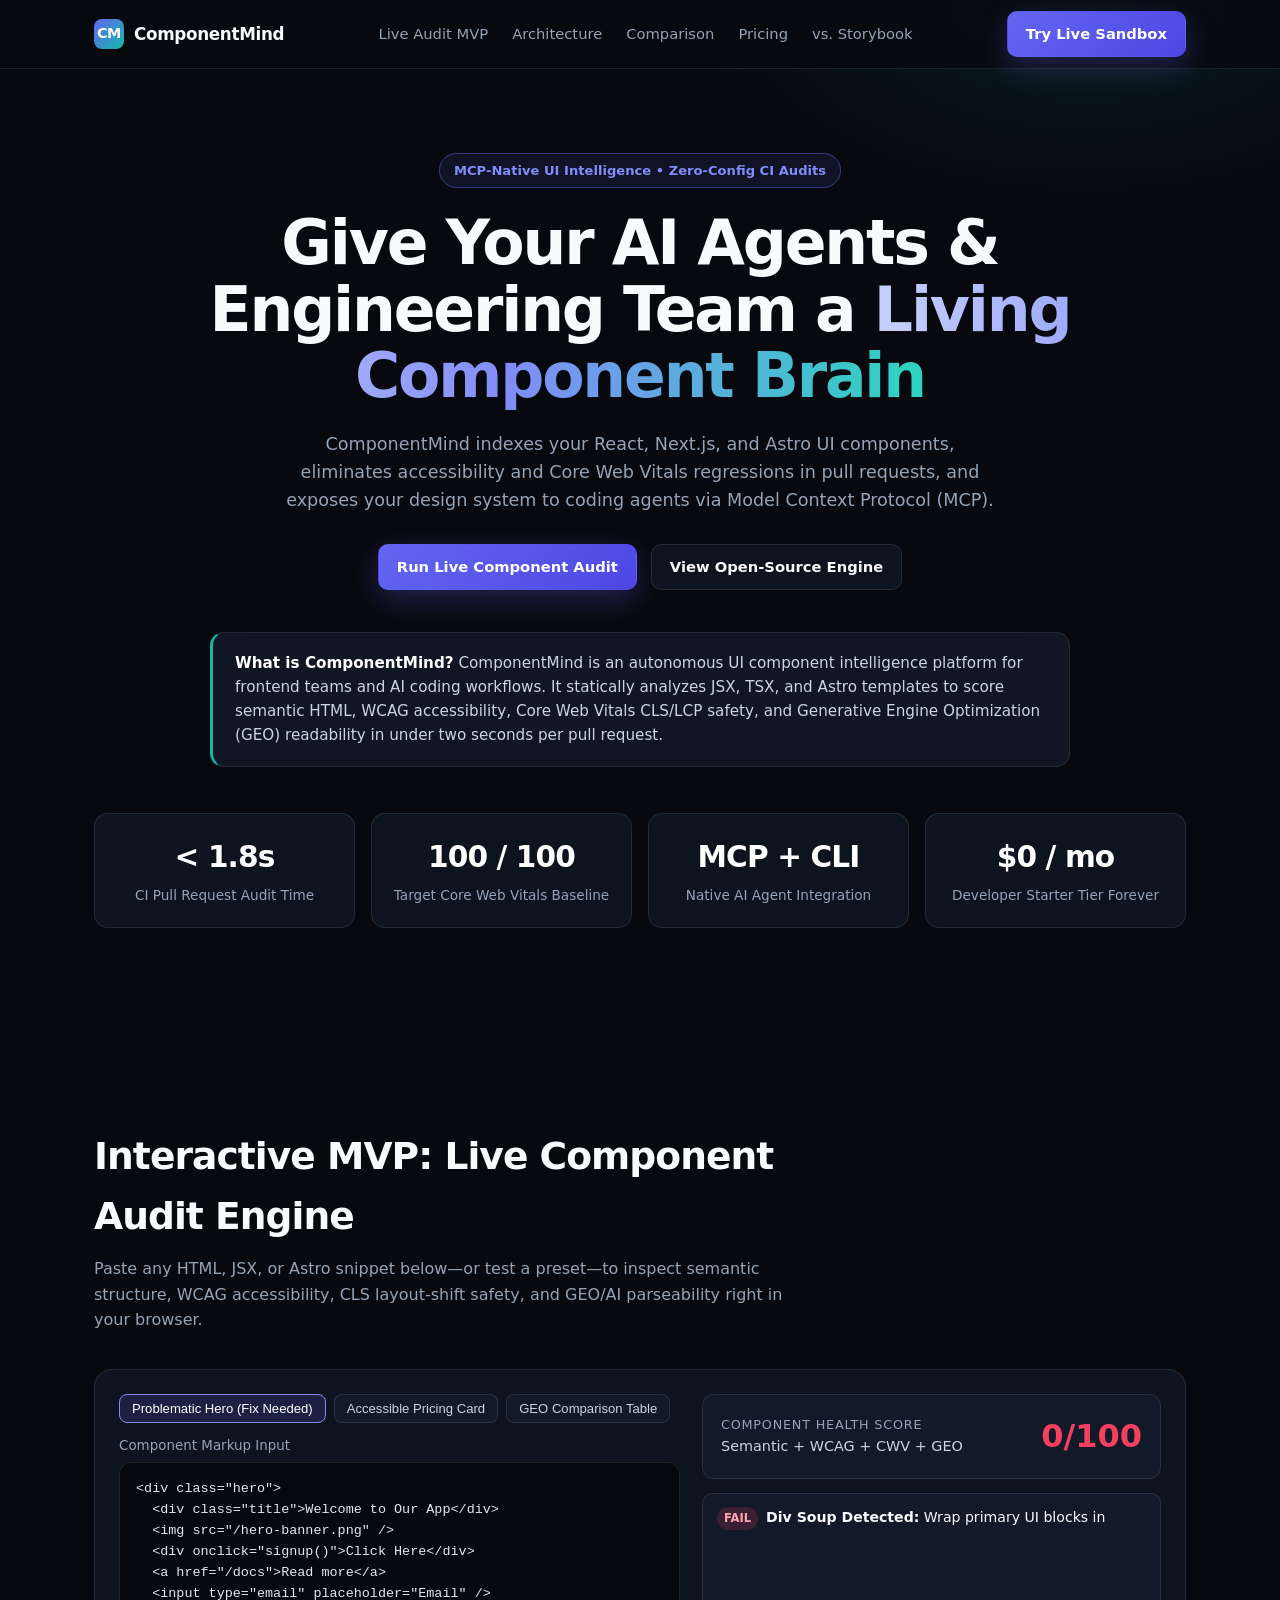
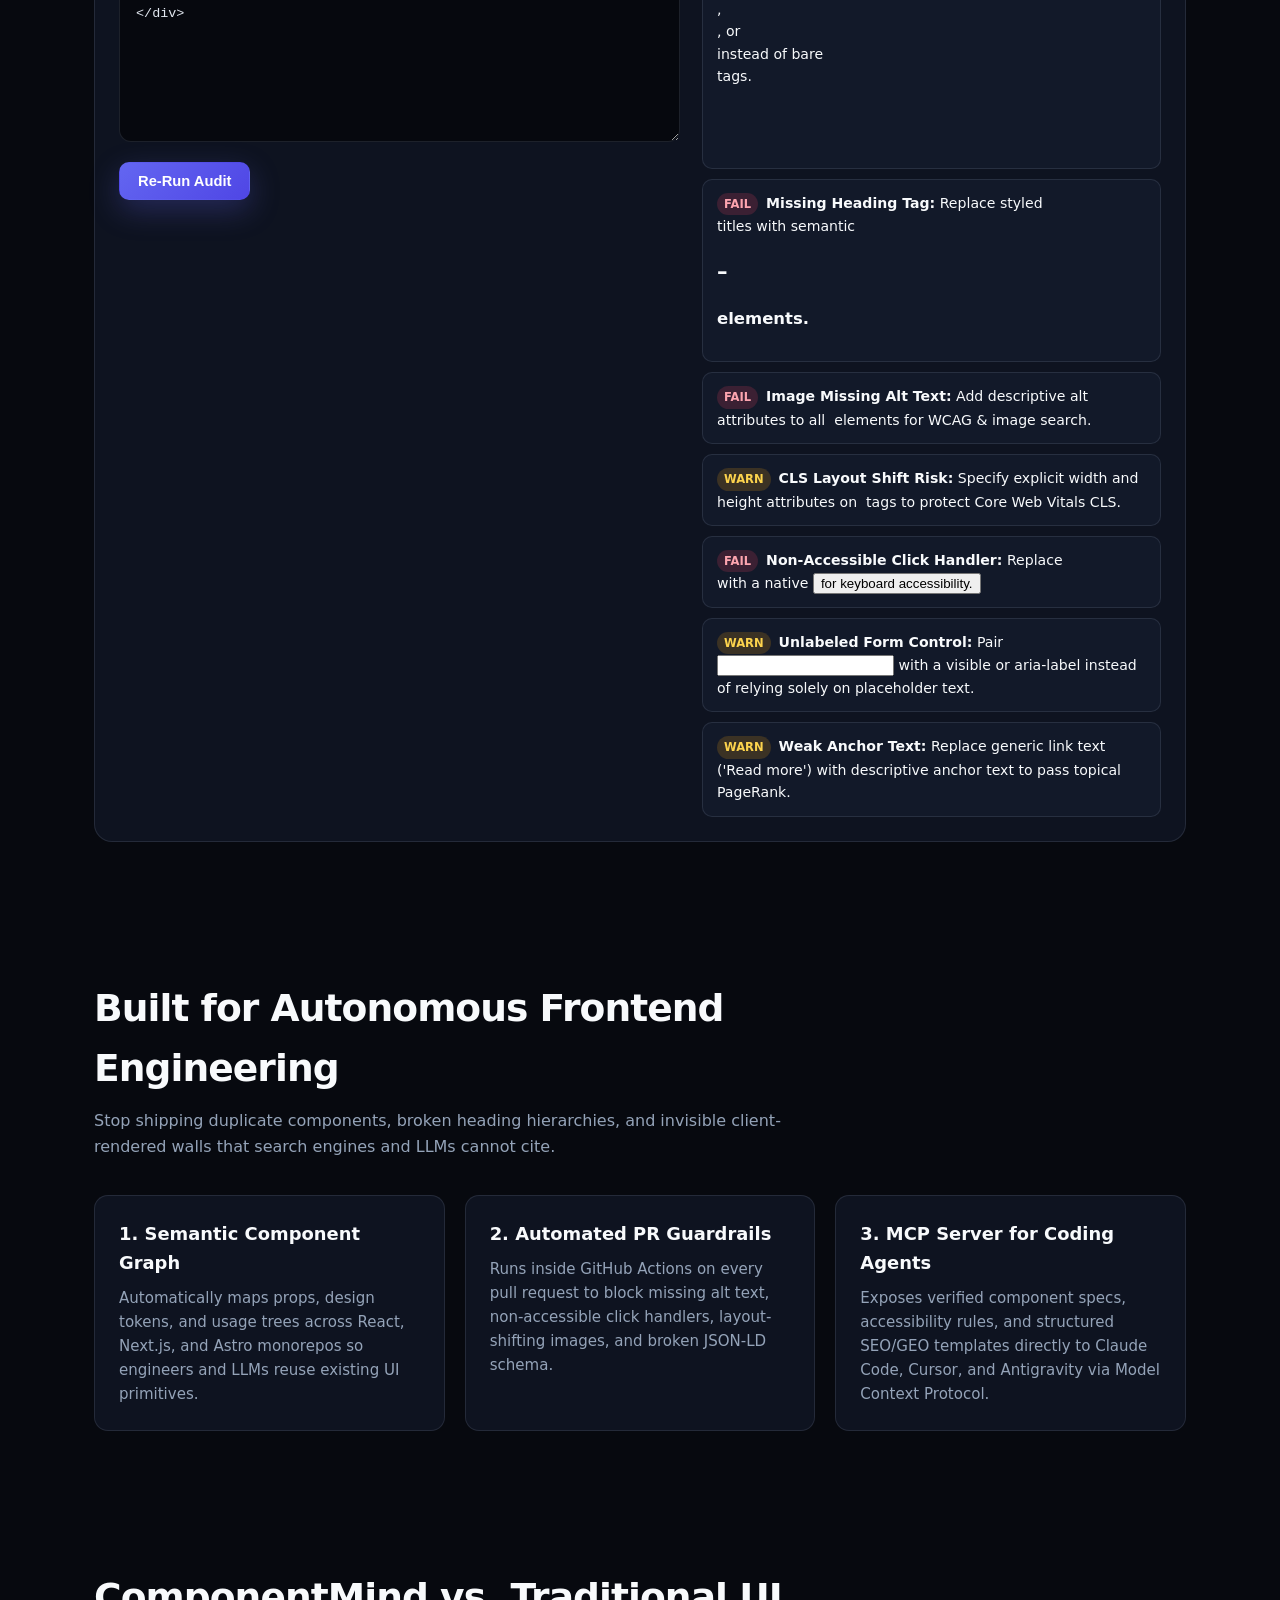
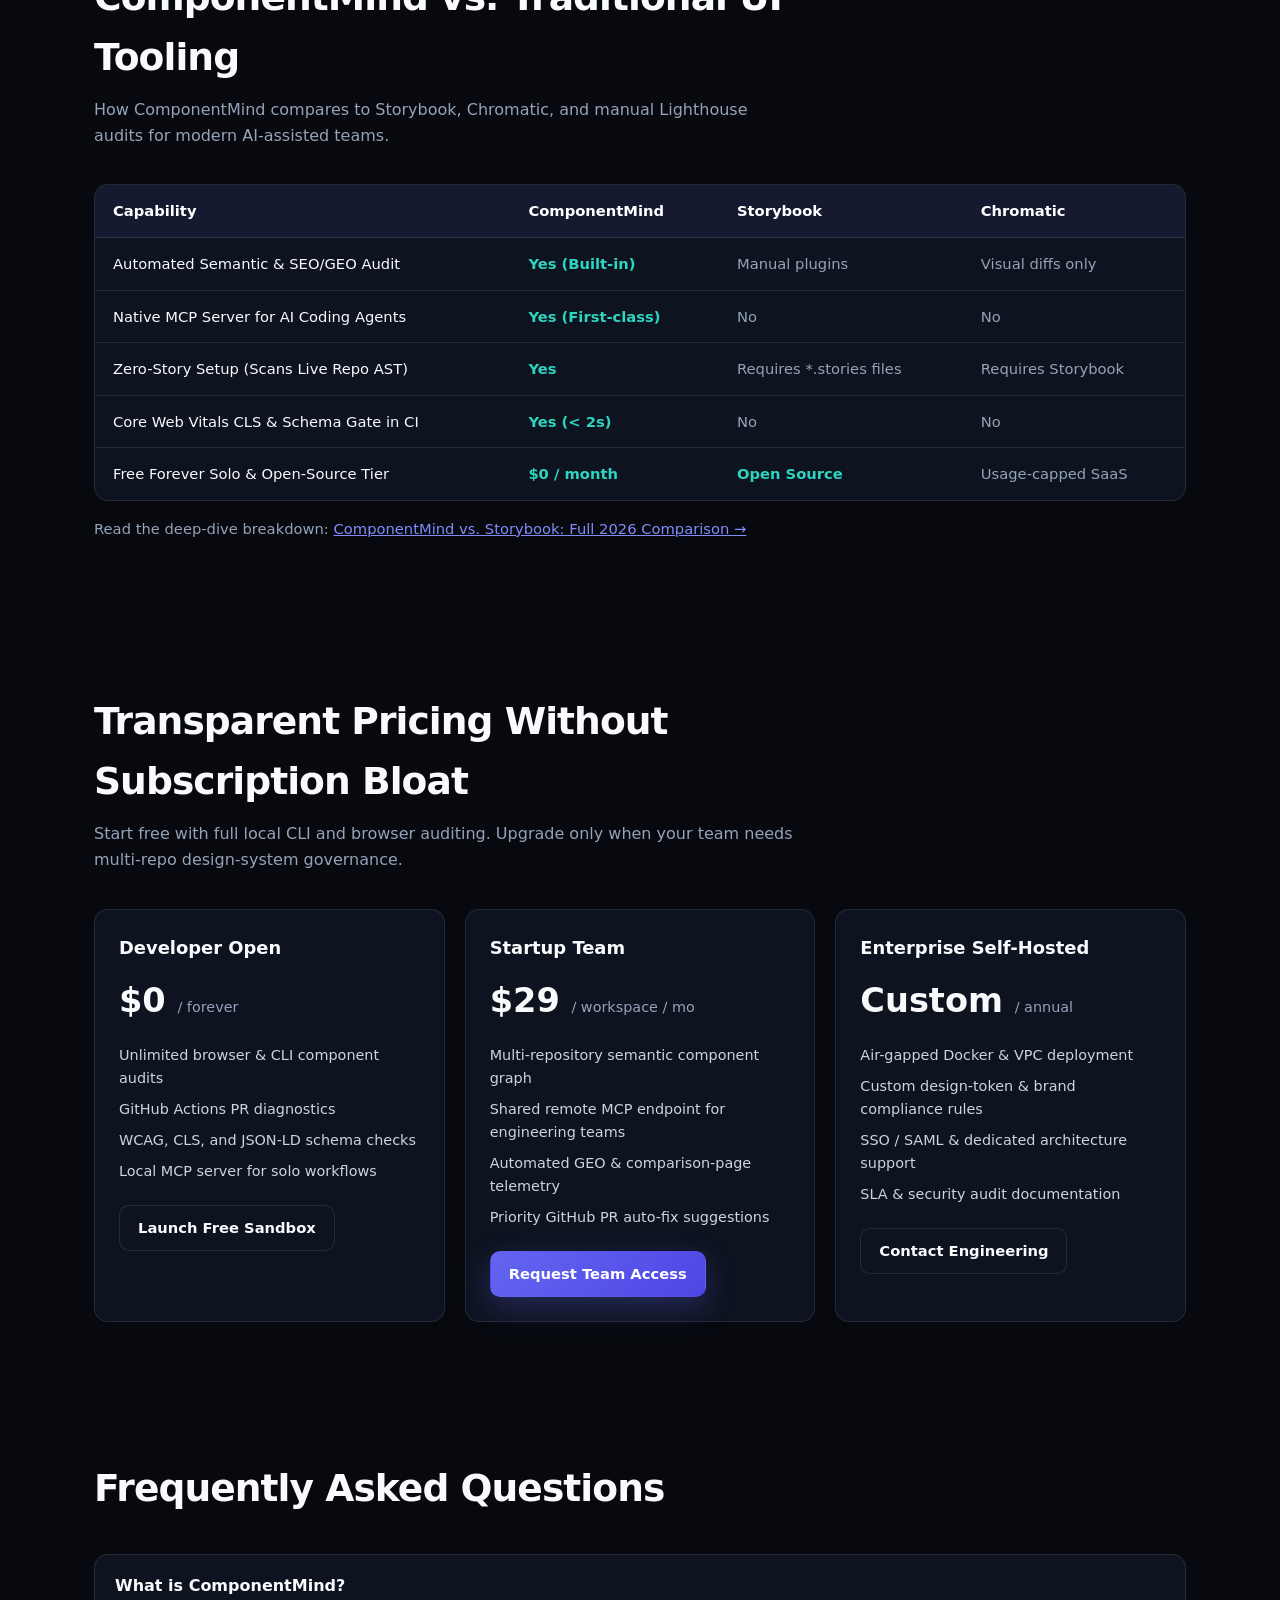
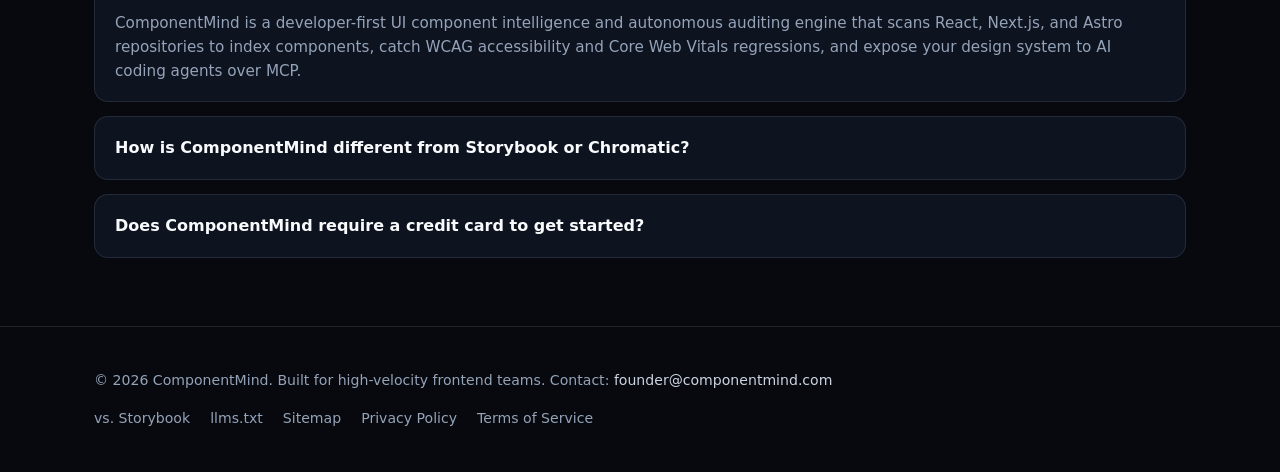
<file: index.html>
<!DOCTYPE html>
<html lang="en">
<head>
  <meta charset="UTF-8" />
  <meta name="viewport" content="width=device-width, initial-scale=1.0" />
  <title>ComponentMind — AI UI Component Intelligence, Accessibility &amp; SEO/GEO Audit Engine</title>
  <meta name="description" content="ComponentMind indexes, audits, and optimizes React, Next.js, and Astro UI components for Core Web Vitals, WCAG accessibility, semantic design tokens, and AI search (GEO) via CLI and MCP." />
  <link rel="canonical" href="https://componentmind.com/" />
  <meta property="og:type" content="website" />
  <meta property="og:title" content="ComponentMind — AI UI Component Intelligence &amp; Autonomous Design-System Engine" />
  <meta property="og:description" content="Audit React, Next.js, and Astro components for Core Web Vitals, accessibility, and AI search readiness via GitHub Actions and MCP." />
  <meta property="og:url" content="https://componentmind.com/" />
  <meta name="twitter:card" content="summary_large_image" />
  <link rel="stylesheet" href="/assets/styles.css" />
  <script type="application/ld+json">
  {
    "@context": "https://schema.org",
    "@graph": [
      {
        "@type": "Organization",
        "name": "ComponentMind",
        "url": "https://componentmind.com/",
        "email": "founder@componentmind.com",
        "sameAs": [
          "https://github.com/vinaynkashyap/componentmind"
        ]
      },
      {
        "@type": "WebSite",
        "name": "ComponentMind",
        "url": "https://componentmind.com/"
      },
      {
        "@type": "SoftwareApplication",
        "name": "ComponentMind",
        "applicationCategory": "DeveloperApplication",
        "operatingSystem": "Web, Linux, macOS, Windows",
        "url": "https://componentmind.com/",
        "description": "AI-powered UI component intelligence platform that indexes React, Next.js, and Astro design systems, detects Core Web Vitals and accessibility regressions, and integrates natively via Model Context Protocol (MCP).",
        "offers": {
          "@type": "Offer",
          "price": "0",
          "priceCurrency": "USD"
        }
      },
      {
        "@type": "FAQPage",
        "mainEntity": [
          {
            "@type": "Question",
            "name": "What is ComponentMind?",
            "acceptedAnswer": {
              "@type": "Answer",
              "text": "ComponentMind is a developer-first UI component intelligence and autonomous auditing engine. It scans React, Next.js, and Astro repositories to index reusable components, flag WCAG accessibility and Core Web Vitals regressions, and expose your live design system to AI coding agents over MCP."
            }
          },
          {
            "@type": "Question",
            "name": "How is ComponentMind different from Storybook or Chromatic?",
            "acceptedAnswer": {
              "@type": "Answer",
              "text": "Storybook focuses on manual isolated component previews and Chromatic focuses on paid visual snapshot testing. ComponentMind analyzes semantic HTML, Core Web Vitals impact, token drift, and AI search (GEO) structure directly inside CI pull requests and exposes a live MCP server so coding agents reuse your exact components."
            }
          },
          {
            "@type": "Question",
            "name": "Does ComponentMind require a monthly subscription to start?",
            "acceptedAnswer": {
              "@type": "Answer",
              "text": "No. ComponentMind offers a Free Forever developer tier with local CLI auditing, browser sandbox checks, and GitHub Actions PR diagnostics."
            }
          }
        ]
      }
    ]
  }
  </script>
</head>
<body>
  <header class="site-header">
    <div class="container nav-inner">
      <a class="brand" href="/">
        <span class="brand-mark" aria-hidden="true">CM</span>
        <span>ComponentMind</span>
      </a>
      <nav class="nav-links" aria-label="Primary navigation">
        <a href="#sandbox">Live Audit MVP</a>
        <a href="#features">Architecture</a>
        <a href="#compare">Comparison</a>
        <a href="#pricing">Pricing</a>
        <a href="/compare/componentmind-vs-storybook.html">vs. Storybook</a>
      </nav>
      <a class="btn btn-primary" href="#sandbox">Try Live Sandbox</a>
    </div>
  </header>

  <main>
    <section class="hero">
      <div class="container">
        <div class="eyebrow">MCP-Native UI Intelligence &bull; Zero-Config CI Audits</div>
        <h1>Give Your AI Agents &amp; Engineering Team a <span class="gradient-text">Living Component Brain</span></h1>
        <p class="hero-summary">
          ComponentMind indexes your React, Next.js, and Astro UI components, eliminates accessibility and Core Web Vitals regressions in pull requests, and exposes your design system to coding agents via Model Context Protocol (MCP).
        </p>
        <div class="hero-actions">
          <a class="btn btn-primary" href="#sandbox">Run Live Component Audit</a>
          <a class="btn btn-secondary" href="https://github.com/vinaynkashyap/componentmind" rel="noopener">View Open-Source Engine</a>
        </div>

        <div class="direct-answer-box" role="region" aria-label="Product definition">
          <strong>What is ComponentMind?</strong> ComponentMind is an autonomous UI component intelligence platform for frontend teams and AI coding workflows. It statically analyzes JSX, TSX, and Astro templates to score semantic HTML, WCAG accessibility, Core Web Vitals CLS/LCP safety, and Generative Engine Optimization (GEO) readability in under two seconds per pull request.
        </div>

        <div class="metrics" aria-label="Key platform benchmarks">
          <div class="metric-card">
            <div class="metric-value">&lt; 1.8s</div>
            <div class="metric-label">CI Pull Request Audit Time</div>
          </div>
          <div class="metric-card">
            <div class="metric-value">100 / 100</div>
            <div class="metric-label">Target Core Web Vitals Baseline</div>
          </div>
          <div class="metric-card">
            <div class="metric-value">MCP + CLI</div>
            <div class="metric-label">Native AI Agent Integration</div>
          </div>
          <div class="metric-card">
            <div class="metric-value">$0 / mo</div>
            <div class="metric-label">Developer Starter Tier Forever</div>
          </div>
        </div>
      </div>
    </section>

    <section id="sandbox">
      <div class="container">
        <div class="section-header">
          <h2>Interactive MVP: Live Component Audit Engine</h2>
          <p>Paste any HTML, JSX, or Astro snippet below—or test a preset—to inspect semantic structure, WCAG accessibility, CLS layout-shift safety, and GEO/AI parseability right in your browser.</p>
        </div>

        <div class="sandbox-shell">
          <div>
            <div class="preset-row" role="group" aria-label="Component presets">
              <button type="button" class="preset-btn active" data-preset="noisy">Problematic Hero (Fix Needed)</button>
              <button type="button" class="preset-btn" data-preset="pricing">Accessible Pricing Card</button>
              <button type="button" class="preset-btn" data-preset="datatable">GEO Comparison Table</button>
            </div>
            <label for="component-code" style="display:block;font-size:0.84rem;color:#94a3b8;margin-bottom:6px;">Component Markup Input</label>
            <textarea id="component-code" class="code-input" spellcheck="false"></textarea>
            <div style="margin-top:12px;">
              <button type="button" id="run-audit-btn" class="btn btn-primary">Re-Run Audit</button>
            </div>
          </div>

          <div class="audit-panel" aria-live="polite">
            <div class="score-banner">
              <div>
                <div style="font-size:0.8rem;color:#94a3b8;text-transform:uppercase;letter-spacing:0.06em;">Component Health Score</div>
                <div style="font-size:0.9rem;color:#cbd5e1;">Semantic + WCAG + CWV + GEO</div>
              </div>
              <div id="audit-score" class="score-pill">--/100</div>
            </div>
            <ul id="audit-results" class="audit-list"></ul>
          </div>
        </div>
      </div>
    </section>

    <section id="features">
      <div class="container">
        <div class="section-header">
          <h2>Built for Autonomous Frontend Engineering</h2>
          <p>Stop shipping duplicate components, broken heading hierarchies, and invisible client-rendered walls that search engines and LLMs cannot cite.</p>
        </div>
        <div class="grid-3">
          <article class="card">
            <h3>1. Semantic Component Graph</h3>
            <p>Automatically maps props, design tokens, and usage trees across React, Next.js, and Astro monorepos so engineers and LLMs reuse existing UI primitives.</p>
          </article>
          <article class="card">
            <h3>2. Automated PR Guardrails</h3>
            <p>Runs inside GitHub Actions on every pull request to block missing alt text, non-accessible click handlers, layout-shifting images, and broken JSON-LD schema.</p>
          </article>
          <article class="card">
            <h3>3. MCP Server for Coding Agents</h3>
            <p>Exposes verified component specs, accessibility rules, and structured SEO/GEO templates directly to Claude Code, Cursor, and Antigravity via Model Context Protocol.</p>
          </article>
        </div>
      </div>
    </section>

    <section id="compare">
      <div class="container">
        <div class="section-header">
          <h2>ComponentMind vs. Traditional UI Tooling</h2>
          <p>How ComponentMind compares to Storybook, Chromatic, and manual Lighthouse audits for modern AI-assisted teams.</p>
        </div>
        <div class="table-wrap">
          <table>
            <thead>
              <tr>
                <th scope="col">Capability</th>
                <th scope="col">ComponentMind</th>
                <th scope="col">Storybook</th>
                <th scope="col">Chromatic</th>
              </tr>
            </thead>
            <tbody>
              <tr>
                <td>Automated Semantic &amp; SEO/GEO Audit</td>
                <td class="check">Yes (Built-in)</td>
                <td class="cross">Manual plugins</td>
                <td class="cross">Visual diffs only</td>
              </tr>
              <tr>
                <td>Native MCP Server for AI Coding Agents</td>
                <td class="check">Yes (First-class)</td>
                <td class="cross">No</td>
                <td class="cross">No</td>
              </tr>
              <tr>
                <td>Zero-Story Setup (Scans Live Repo AST)</td>
                <td class="check">Yes</td>
                <td class="cross">Requires *.stories files</td>
                <td class="cross">Requires Storybook</td>
              </tr>
              <tr>
                <td>Core Web Vitals CLS &amp; Schema Gate in CI</td>
                <td class="check">Yes (&lt; 2s)</td>
                <td class="cross">No</td>
                <td class="cross">No</td>
              </tr>
              <tr>
                <td>Free Forever Solo &amp; Open-Source Tier</td>
                <td class="check">$0 / month</td>
                <td class="check">Open Source</td>
                <td class="cross">Usage-capped SaaS</td>
              </tr>
            </tbody>
          </table>
        </div>
        <p style="margin-top:16px;font-size:0.92rem;color:#94a3b8;">
          Read the deep-dive breakdown: <a href="/compare/componentmind-vs-storybook.html" style="color:#818cf8;text-decoration:underline;">ComponentMind vs. Storybook: Full 2026 Comparison &rarr;</a>
        </p>
      </div>
    </section>

    <section id="pricing">
      <div class="container">
        <div class="section-header">
          <h2>Transparent Pricing Without Subscription Bloat</h2>
          <p>Start free with full local CLI and browser auditing. Upgrade only when your team needs multi-repo design-system governance.</p>
        </div>
        <div class="grid-3">
          <article class="card">
            <h3>Developer Open</h3>
            <div class="price">$0 <span>/ forever</span></div>
            <ul class="feature-list">
              <li>Unlimited browser &amp; CLI component audits</li>
              <li>GitHub Actions PR diagnostics</li>
              <li>WCAG, CLS, and JSON-LD schema checks</li>
              <li>Local MCP server for solo workflows</li>
            </ul>
            <a class="btn btn-secondary" href="#sandbox">Launch Free Sandbox</a>
          </article>
          <article class="card featured">
            <h3>Startup Team</h3>
            <div class="price">$29 <span>/ workspace / mo</span></div>
            <ul class="feature-list">
              <li>Multi-repository semantic component graph</li>
              <li>Shared remote MCP endpoint for engineering teams</li>
              <li>Automated GEO &amp; comparison-page telemetry</li>
              <li>Priority GitHub PR auto-fix suggestions</li>
            </ul>
            <a class="btn btn-primary" href="mailto:founder@componentmind.com?subject=ComponentMind%20Startup%20Access">Request Team Access</a>
          </article>
          <article class="card">
            <h3>Enterprise Self-Hosted</h3>
            <div class="price">Custom <span>/ annual</span></div>
            <ul class="feature-list">
              <li>Air-gapped Docker &amp; VPC deployment</li>
              <li>Custom design-token &amp; brand compliance rules</li>
              <li>SSO / SAML &amp; dedicated architecture support</li>
              <li>SLA &amp; security audit documentation</li>
            </ul>
            <a class="btn btn-secondary" href="mailto:founder@componentmind.com?subject=ComponentMind%20Enterprise">Contact Engineering</a>
          </article>
        </div>
      </div>
    </section>

    <section id="faq">
      <div class="container">
        <div class="section-header">
          <h2>Frequently Asked Questions</h2>
        </div>
        <div class="faq-list">
          <details open>
            <summary>What is ComponentMind?</summary>
            <p>ComponentMind is a developer-first UI component intelligence and autonomous auditing engine that scans React, Next.js, and Astro repositories to index components, catch WCAG accessibility and Core Web Vitals regressions, and expose your design system to AI coding agents over MCP.</p>
          </details>
          <details>
            <summary>How is ComponentMind different from Storybook or Chromatic?</summary>
            <p>Storybook focuses on manual isolated component previews and Chromatic focuses on visual snapshot testing. ComponentMind requires zero story boilerplate, runs static semantic + CWV + GEO audits inside CI in under two seconds, and gives coding agents live MCP access to your component graph.</p>
          </details>
          <details>
            <summary>Does ComponentMind require a credit card to get started?</summary>
            <p>No. The Developer Open tier is free forever with no credit card required.</p>
          </details>
        </div>
      </div>
    </section>
  </main>

  <footer class="site-footer">
    <div class="container footer-inner">
      <div>&copy; 2026 ComponentMind. Built for high-velocity frontend teams. Contact: <a href="mailto:founder@componentmind.com" style="color:#cbd5e1;">founder@componentmind.com</a></div>
      <div class="footer-links">
        <a href="/compare/componentmind-vs-storybook.html">vs. Storybook</a>
        <a href="/llms.txt">llms.txt</a>
        <a href="/sitemap.xml">Sitemap</a>
        <a href="/privacy.html">Privacy Policy</a>
        <a href="/terms.html">Terms of Service</a>
      </div>
    </div>
  </footer>

  <script src="/assets/app.js" defer></script>
</body>
</html>
</file>
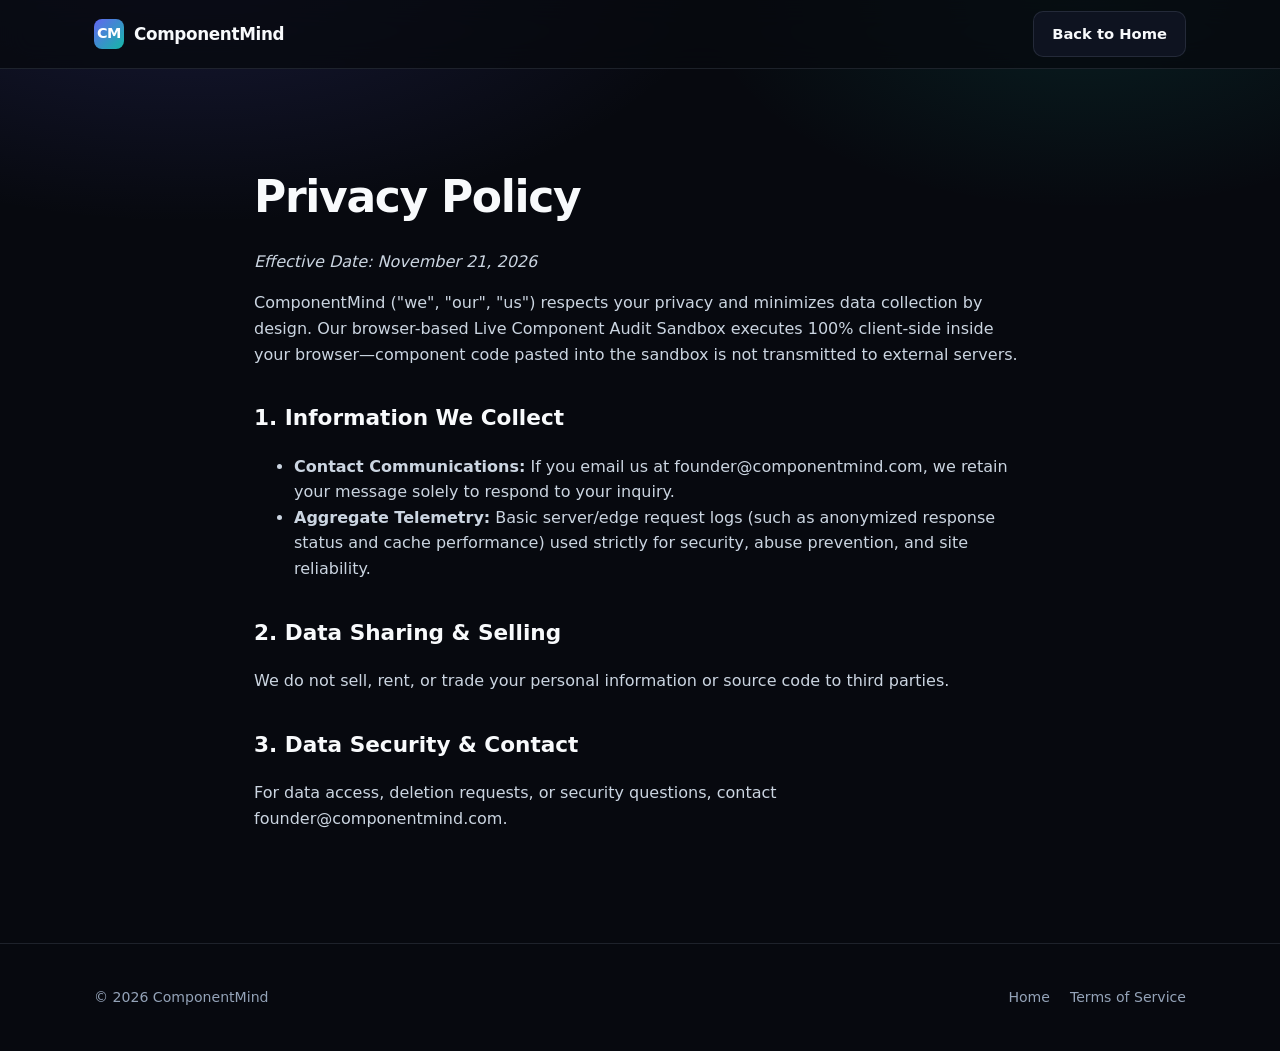
<file: privacy.html>
<!DOCTYPE html>
<html lang="en">
<head>
  <meta charset="UTF-8" />
  <meta name="viewport" content="width=device-width, initial-scale=1.0" />
  <title>Privacy Policy — ComponentMind</title>
  <link rel="canonical" href="https://componentmind.com/privacy.html" />
  <link rel="stylesheet" href="/assets/styles.css" />
</head>
<body>
  <header class="site-header">
    <div class="container nav-inner">
      <a class="brand" href="/"><span class="brand-mark" aria-hidden="true">CM</span><span>ComponentMind</span></a>
      <a class="btn btn-secondary" href="/">Back to Home</a>
    </div>
  </header>
  <main class="prose">
    <h1>Privacy Policy</h1>
    <p><em>Effective Date: November 21, 2026</em></p>
    <p>ComponentMind ("we", "our", "us") respects your privacy and minimizes data collection by design. Our browser-based Live Component Audit Sandbox executes 100% client-side inside your browser—component code pasted into the sandbox is not transmitted to external servers.</p>
    <h2>1. Information We Collect</h2>
    <ul>
      <li><strong>Contact Communications:</strong> If you email us at <a href="mailto:founder@componentmind.com">founder@componentmind.com</a>, we retain your message solely to respond to your inquiry.</li>
      <li><strong>Aggregate Telemetry:</strong> Basic server/edge request logs (such as anonymized response status and cache performance) used strictly for security, abuse prevention, and site reliability.</li>
    </ul>
    <h2>2. Data Sharing &amp; Selling</h2>
    <p>We do not sell, rent, or trade your personal information or source code to third parties.</p>
    <h2>3. Data Security &amp; Contact</h2>
    <p>For data access, deletion requests, or security questions, contact <a href="mailto:founder@componentmind.com">founder@componentmind.com</a>.</p>
  </main>
  <footer class="site-footer">
    <div class="container footer-inner">
      <div>&copy; 2026 ComponentMind</div>
      <div class="footer-links"><a href="/">Home</a><a href="/terms.html">Terms of Service</a></div>
    </div>
  </footer>
</body>
</html>
</file>
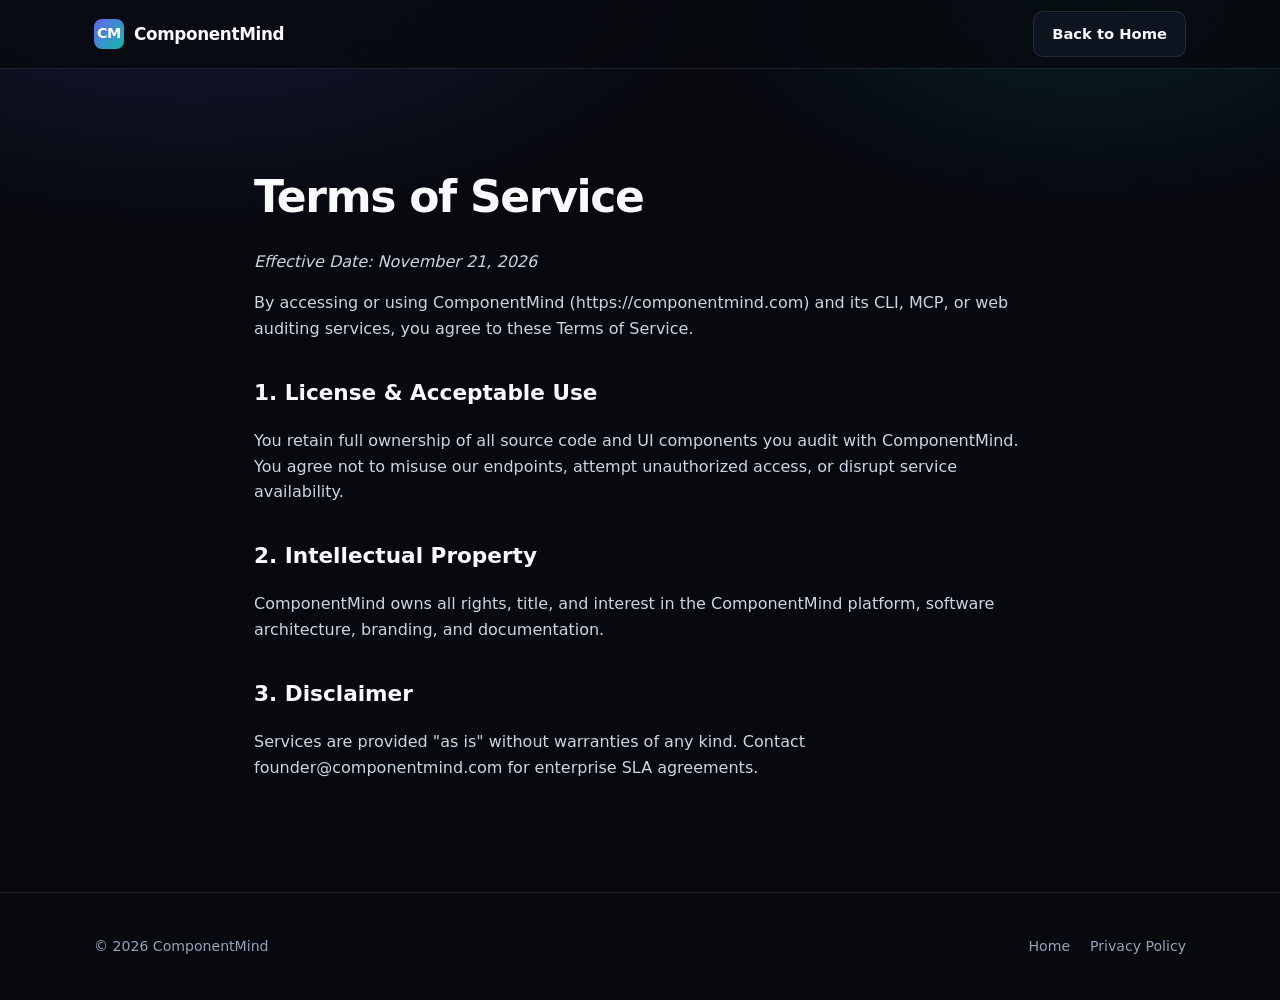
<file: terms.html>
<!DOCTYPE html>
<html lang="en">
<head>
  <meta charset="UTF-8" />
  <meta name="viewport" content="width=device-width, initial-scale=1.0" />
  <title>Terms of Service — ComponentMind</title>
  <link rel="canonical" href="https://componentmind.com/terms.html" />
  <link rel="stylesheet" href="/assets/styles.css" />
</head>
<body>
  <header class="site-header">
    <div class="container nav-inner">
      <a class="brand" href="/"><span class="brand-mark" aria-hidden="true">CM</span><span>ComponentMind</span></a>
      <a class="btn btn-secondary" href="/">Back to Home</a>
    </div>
  </header>
  <main class="prose">
    <h1>Terms of Service</h1>
    <p><em>Effective Date: November 21, 2026</em></p>
    <p>By accessing or using ComponentMind (https://componentmind.com) and its CLI, MCP, or web auditing services, you agree to these Terms of Service.</p>
    <h2>1. License &amp; Acceptable Use</h2>
    <p>You retain full ownership of all source code and UI components you audit with ComponentMind. You agree not to misuse our endpoints, attempt unauthorized access, or disrupt service availability.</p>
    <h2>2. Intellectual Property</h2>
    <p>ComponentMind owns all rights, title, and interest in the ComponentMind platform, software architecture, branding, and documentation.</p>
    <h2>3. Disclaimer</h2>
    <p>Services are provided "as is" without warranties of any kind. Contact <a href="mailto:founder@componentmind.com">founder@componentmind.com</a> for enterprise SLA agreements.</p>
  </main>
  <footer class="site-footer">
    <div class="container footer-inner">
      <div>&copy; 2026 ComponentMind</div>
      <div class="footer-links"><a href="/">Home</a><a href="/privacy.html">Privacy Policy</a></div>
    </div>
  </footer>
</body>
</html>
</file>
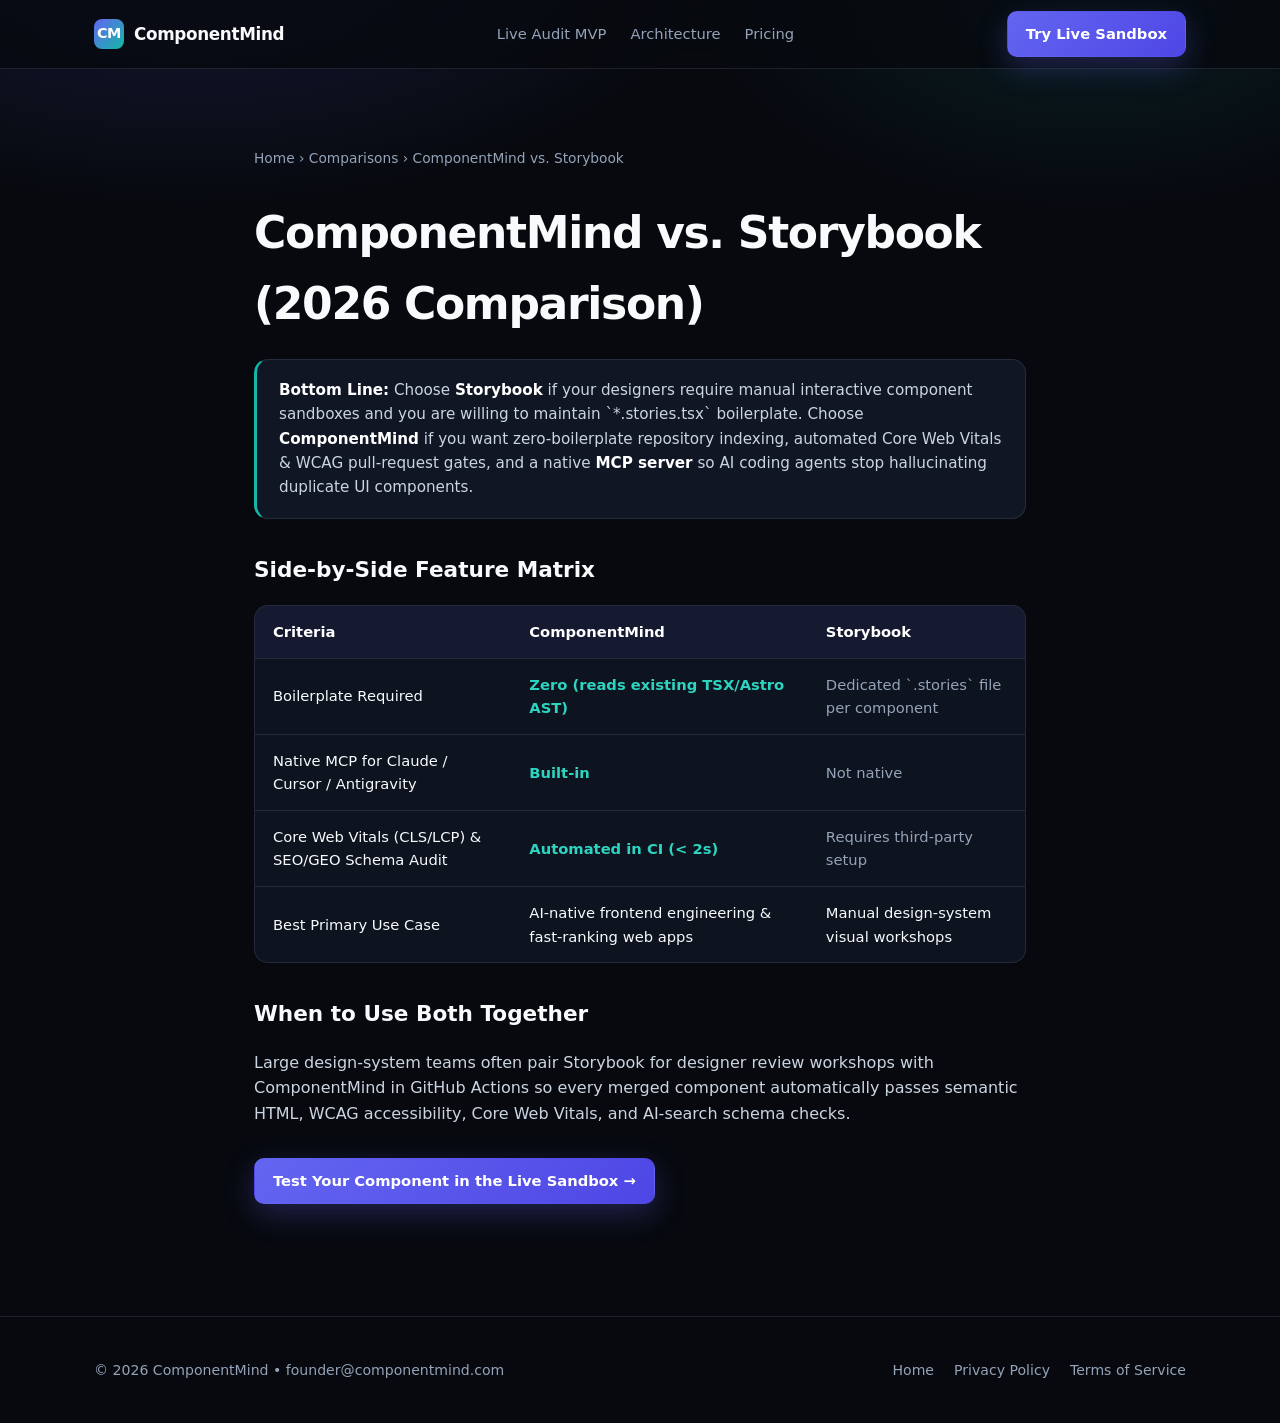
<file: compare/componentmind-vs-storybook.html>
<!DOCTYPE html>
<html lang="en">
<head>
  <meta charset="UTF-8" />
  <meta name="viewport" content="width=device-width, initial-scale=1.0" />
  <title>ComponentMind vs. Storybook (2026) — Which UI Component Platform Wins for AI Teams?</title>
  <meta name="description" content="Direct 2026 comparison of ComponentMind vs. Storybook across setup time, MCP AI agent support, Core Web Vitals auditing, SEO/GEO readiness, and total cost." />
  <link rel="canonical" href="https://componentmind.com/compare/componentmind-vs-storybook.html" />
  <link rel="stylesheet" href="/assets/styles.css" />
  <script type="application/ld+json">
  {
    "@context": "https://schema.org",
    "@graph": [
      {
        "@type": "BreadcrumbList",
        "itemListElement": [
          { "@type": "ListItem", "position": 1, "name": "Home", "item": "https://componentmind.com/" },
          { "@type": "ListItem", "position": 2, "name": "Comparisons", "item": "https://componentmind.com/#compare" },
          { "@type": "ListItem", "position": 3, "name": "ComponentMind vs. Storybook", "item": "https://componentmind.com/compare/componentmind-vs-storybook.html" }
        ]
      },
      {
        "@type": "FAQPage",
        "mainEntity": [
          {
            "@type": "Question",
            "name": "Can ComponentMind replace Storybook?",
            "acceptedAnswer": {
              "@type": "Answer",
              "text": "ComponentMind replaces Storybook for teams that primarily need automated component indexing, AI agent discovery via MCP, and pull-request accessibility/Core Web Vitals checks without maintaining separate story files. Teams needing interactive visual workshops can also run both side-by-side."
            }
          }
        ]
      }
    ]
  }
  </script>
</head>
<body>
  <header class="site-header">
    <div class="container nav-inner">
      <a class="brand" href="/">
        <span class="brand-mark" aria-hidden="true">CM</span>
        <span>ComponentMind</span>
      </a>
      <nav class="nav-links" aria-label="Primary navigation">
        <a href="/#sandbox">Live Audit MVP</a>
        <a href="/#features">Architecture</a>
        <a href="/#pricing">Pricing</a>
      </nav>
      <a class="btn btn-primary" href="/#sandbox">Try Live Sandbox</a>
    </div>
  </header>

  <main class="prose">
    <p style="font-size:0.86rem;color:#94a3b8;"><a href="/">Home</a> &rsaquo; Comparisons &rsaquo; ComponentMind vs. Storybook</p>
    <h1>ComponentMind vs. Storybook (2026 Comparison)</h1>
    <div class="direct-answer-box" style="margin:20px 0 28px;">
      <strong>Bottom Line:</strong> Choose <strong>Storybook</strong> if your designers require manual interactive component sandboxes and you are willing to maintain `*.stories.tsx` boilerplate. Choose <strong>ComponentMind</strong> if you want zero-boilerplate repository indexing, automated Core Web Vitals &amp; WCAG pull-request gates, and a native <strong>MCP server</strong> so AI coding agents stop hallucinating duplicate UI components.
    </div>

    <h2>Side-by-Side Feature Matrix</h2>
    <div class="table-wrap" style="margin:18px 0 28px;">
      <table>
        <thead>
          <tr>
            <th scope="col">Criteria</th>
            <th scope="col">ComponentMind</th>
            <th scope="col">Storybook</th>
          </tr>
        </thead>
        <tbody>
          <tr>
            <td>Boilerplate Required</td>
            <td class="check">Zero (reads existing TSX/Astro AST)</td>
            <td class="cross">Dedicated `.stories` file per component</td>
          </tr>
          <tr>
            <td>Native MCP for Claude / Cursor / Antigravity</td>
            <td class="check">Built-in</td>
            <td class="cross">Not native</td>
          </tr>
          <tr>
            <td>Core Web Vitals (CLS/LCP) &amp; SEO/GEO Schema Audit</td>
            <td class="check">Automated in CI (&lt; 2s)</td>
            <td class="cross">Requires third-party setup</td>
          </tr>
          <tr>
            <td>Best Primary Use Case</td>
            <td>AI-native frontend engineering &amp; fast-ranking web apps</td>
            <td>Manual design-system visual workshops</td>
          </tr>
        </tbody>
      </table>
    </div>

    <h2>When to Use Both Together</h2>
    <p>Large design-system teams often pair Storybook for designer review workshops with ComponentMind in GitHub Actions so every merged component automatically passes semantic HTML, WCAG accessibility, Core Web Vitals, and AI-search schema checks.</p>

    <p style="margin-top:32px;"><a class="btn btn-primary" href="/#sandbox">Test Your Component in the Live Sandbox &rarr;</a></p>
  </main>

  <footer class="site-footer">
    <div class="container footer-inner">
      <div>&copy; 2026 ComponentMind &bull; <a href="mailto:founder@componentmind.com">founder@componentmind.com</a></div>
      <div class="footer-links">
        <a href="/">Home</a>
        <a href="/privacy.html">Privacy Policy</a>
        <a href="/terms.html">Terms of Service</a>
      </div>
    </div>
  </footer>
</body>
</html>
</file>
<file: assets/styles.css>
:root {
  --bg: #07090f;
  --bg-elevated: #0e1320;
  --bg-card: #121929;
  --border: rgba(148, 163, 184, 0.16);
  --border-strong: rgba(99, 102, 241, 0.45);
  --text: #f8fafc;
  --text-muted: #94a3b8;
  --accent: #6366f1;
  --accent-bright: #818cf8;
  --teal: #14b8a6;
  --amber: #f59e0b;
  --rose: #f43f5e;
  --radius: 14px;
  --max-w: 1140px;
}

*, *::before, *::after {
  box-sizing: border-box;
}

html {
  scroll-behavior: smooth;
  font-family: Inter, ui-sans-serif, system-ui, -apple-system, BlinkMacSystemFont, "Segoe UI", Roboto, sans-serif;
  background: var(--bg);
  color: var(--text);
  line-height: 1.6;
}

body {
  margin: 0;
  background:
    radial-gradient(900px 460px at 15% -5%, rgba(99, 102, 241, 0.18), transparent 60%),
    radial-gradient(700px 380px at 85% 0%, rgba(20, 184, 166, 0.12), transparent 55%),
    var(--bg);
}

a {
  color: inherit;
  text-decoration: none;
}

.container {
  max-width: var(--max-w);
  margin: 0 auto;
  padding: 0 24px;
}

/* Header */
.site-header {
  position: sticky;
  top: 0;
  z-index: 40;
  backdrop-filter: blur(14px);
  background: rgba(7, 9, 15, 0.78);
  border-bottom: 1px solid var(--border);
}

.nav-inner {
  display: flex;
  align-items: center;
  justify-content: space-between;
  height: 68px;
  gap: 20px;
}

.brand {
  display: inline-flex;
  align-items: center;
  gap: 10px;
  font-weight: 700;
  font-size: 1.05rem;
  letter-spacing: -0.02em;
}

.brand-mark {
  width: 30px;
  height: 30px;
  border-radius: 8px;
  background: linear-gradient(135deg, var(--accent), var(--teal));
  display: grid;
  place-items: center;
  color: #fff;
  font-weight: 800;
  font-size: 0.9rem;
}

.nav-links {
  display: flex;
  align-items: center;
  gap: 24px;
  font-size: 0.92rem;
  color: var(--text-muted);
}

.nav-links a:hover {
  color: var(--text);
}

.btn {
  display: inline-flex;
  align-items: center;
  justify-content: center;
  gap: 8px;
  padding: 10px 18px;
  border-radius: 10px;
  font-weight: 600;
  font-size: 0.92rem;
  border: 1px solid transparent;
  cursor: pointer;
  transition: transform 0.15s ease, background 0.15s ease, border-color 0.15s ease;
}

.btn-primary {
  background: linear-gradient(135deg, var(--accent), #4f46e5);
  color: #fff;
  box-shadow: 0 10px 30px rgba(99, 102, 241, 0.28);
}

.btn-primary:hover {
  transform: translateY(-1px);
  filter: brightness(1.06);
}

.btn-secondary {
  background: var(--bg-elevated);
  border-color: var(--border);
  color: var(--text);
}

.btn-secondary:hover {
  border-color: var(--border-strong);
}

/* Hero */
.hero {
  padding: 84px 0 60px;
  text-align: center;
}

.eyebrow {
  display: inline-flex;
  align-items: center;
  gap: 8px;
  padding: 6px 14px;
  border-radius: 999px;
  border: 1px solid var(--border-strong);
  background: rgba(99, 102, 241, 0.1);
  color: var(--accent-bright);
  font-size: 0.82rem;
  font-weight: 600;
  margin-bottom: 22px;
}

.hero h1 {
  font-size: clamp(2.25rem, 5vw, 3.85rem);
  line-height: 1.08;
  letter-spacing: -0.035em;
  max-width: 880px;
  margin: 0 auto 20px;
}

.gradient-text {
  background: linear-gradient(90deg, #c7d2fe, #818cf8 45%, #2dd4bf);
  -webkit-background-clip: text;
  background-clip: text;
  color: transparent;
}

.hero-summary {
  max-width: 720px;
  margin: 0 auto 30px;
  font-size: 1.1rem;
  color: var(--text-muted);
}

.hero-actions {
  display: flex;
  justify-content: center;
  flex-wrap: wrap;
  gap: 14px;
  margin-bottom: 42px;
}

.direct-answer-box {
  max-width: 860px;
  margin: 0 auto;
  text-align: left;
  background: rgba(18, 25, 41, 0.85);
  border: 1px solid var(--border);
  border-left: 3px solid var(--teal);
  border-radius: var(--radius);
  padding: 18px 22px;
  font-size: 0.95rem;
  color: #cbd5e1;
}

.direct-answer-box strong {
  color: #fff;
}

/* Metrics Strip */
.metrics {
  display: grid;
  grid-template-columns: repeat(4, minmax(0, 1fr));
  gap: 16px;
  margin: 46px 0 70px;
}

.metric-card {
  background: var(--bg-elevated);
  border: 1px solid var(--border);
  border-radius: var(--radius);
  padding: 20px;
  text-align: center;
}

.metric-value {
  font-size: 1.85rem;
  font-weight: 800;
  letter-spacing: -0.03em;
  color: #fff;
}

.metric-label {
  font-size: 0.85rem;
  color: var(--text-muted);
  margin-top: 4px;
}

/* Sections */
section {
  padding: 68px 0;
}

.section-header {
  max-width: 700px;
  margin-bottom: 36px;
}

.section-header h2 {
  font-size: clamp(1.65rem, 3vw, 2.35rem);
  letter-spacing: -0.025em;
  margin: 0 0 10px;
}

.section-header p {
  margin: 0;
  color: var(--text-muted);
}

/* Live Sandbox MVP */
.sandbox-shell {
  display: grid;
  grid-template-columns: 1.1fr 0.9fr;
  gap: 22px;
  background: var(--bg-elevated);
  border: 1px solid var(--border);
  border-radius: 18px;
  padding: 24px;
}

.preset-row {
  display: flex;
  flex-wrap: wrap;
  gap: 8px;
  margin-bottom: 12px;
}

.preset-btn {
  padding: 6px 12px;
  border-radius: 8px;
  border: 1px solid var(--border);
  background: var(--bg-card);
  color: #cbd5e1;
  font-size: 0.82rem;
  cursor: pointer;
}

.preset-btn:hover, .preset-btn.active {
  border-color: var(--accent-bright);
  color: #fff;
  background: rgba(99, 102, 241, 0.16);
}

.code-input {
  width: 100%;
  min-height: 280px;
  background: #06080e;
  color: #e2e8f0;
  border: 1px solid var(--border);
  border-radius: 12px;
  padding: 16px;
  font-family: ui-monospace, SFMono-Regular, Menlo, Consolas, monospace;
  font-size: 0.84rem;
  line-height: 1.55;
  resize: vertical;
}

.audit-panel {
  display: flex;
  flex-direction: column;
  gap: 14px;
}

.score-banner {
  display: flex;
  align-items: center;
  justify-content: space-between;
  background: var(--bg-card);
  border: 1px solid var(--border);
  border-radius: 12px;
  padding: 16px 18px;
}

.score-pill {
  font-size: 2rem;
  font-weight: 800;
  color: var(--teal);
}

.score-pill.warn { color: var(--amber); }
.score-pill.bad { color: var(--rose); }

.audit-list {
  list-style: none;
  margin: 0;
  padding: 0;
  display: flex;
  flex-direction: column;
  gap: 10px;
}

.audit-item {
  background: var(--bg-card);
  border: 1px solid var(--border);
  border-radius: 10px;
  padding: 12px 14px;
  font-size: 0.88rem;
}

.audit-item .tag {
  display: inline-block;
  font-size: 0.72rem;
  font-weight: 700;
  text-transform: uppercase;
  padding: 2px 7px;
  border-radius: 999px;
  margin-right: 8px;
}

.tag-pass { background: rgba(20, 184, 166, 0.18); color: #5eead4; }
.tag-warn { background: rgba(245, 158, 11, 0.18); color: #fcd34d; }
.tag-fail { background: rgba(244, 63, 94, 0.18); color: #fda4af; }

/* Feature Grid */
.grid-3 {
  display: grid;
  grid-template-columns: repeat(3, minmax(0, 1fr));
  gap: 20px;
}

.card {
  background: var(--bg-elevated);
  border: 1px solid var(--border);
  border-radius: var(--radius);
  padding: 24px;
}

.card h3 {
  margin: 0 0 8px;
  font-size: 1.12rem;
}

.card p {
  margin: 0;
  color: var(--text-muted);
  font-size: 0.94rem;
}

/* Comparison Table */
.table-wrap {
  overflow-x: auto;
  border: 1px solid var(--border);
  border-radius: var(--radius);
  background: var(--bg-elevated);
}

table {
  width: 100%;
  border-collapse: collapse;
  font-size: 0.92rem;
}

th, td {
  padding: 14px 18px;
  text-align: left;
  border-bottom: 1px solid var(--border);
}

th {
  background: rgba(99, 102, 241, 0.08);
  font-weight: 700;
  color: #fff;
}

tr:last-child td {
  border-bottom: none;
}

.check { color: #2dd4bf; font-weight: 700; }
.cross { color: #94a3b8; }

/* Pricing */
.pricing-card.featured {
  border-color: var(--border-strong);
  box-shadow: 0 18px 50px rgba(99, 102, 241, 0.14);
}

.price {
  font-size: 2.1rem;
  font-weight: 800;
  margin: 12px 0;
}

.price span {
  font-size: 0.9rem;
  font-weight: 500;
  color: var(--text-muted);
}

.feature-list {
  list-style: none;
  padding: 0;
  margin: 16px 0 22px;
  display: flex;
  flex-direction: column;
  gap: 8px;
  color: #cbd5e1;
  font-size: 0.9rem;
}

/* FAQ */
.faq-list {
  display: grid;
  gap: 14px;
}

details {
  background: var(--bg-elevated);
  border: 1px solid var(--border);
  border-radius: var(--radius);
  padding: 18px 20px;
}

summary {
  cursor: pointer;
  font-weight: 600;
  list-style: none;
}

details p {
  margin: 12px 0 0;
  color: var(--text-muted);
  font-size: 0.95rem;
}

/* Legal & Article pages */
.prose {
  max-width: 820px;
  margin: 0 auto;
  padding: 64px 24px 96px;
}

.prose h1 {
  font-size: clamp(1.9rem, 4vw, 2.75rem);
  letter-spacing: -0.03em;
  margin-bottom: 14px;
}

.prose h2 {
  margin-top: 34px;
  font-size: 1.35rem;
}

.prose p, .prose li {
  color: #cbd5e1;
}

/* Footer */
.site-footer {
  border-top: 1px solid var(--border);
  padding: 42px 0;
  color: var(--text-muted);
  font-size: 0.88rem;
}

.footer-inner {
  display: flex;
  flex-wrap: wrap;
  justify-content: space-between;
  align-items: center;
  gap: 16px;
}

.footer-links {
  display: flex;
  flex-wrap: wrap;
  gap: 20px;
}

.footer-links a:hover {
  color: var(--text);
}

@media (max-width: 900px) {
  .metrics { grid-template-columns: repeat(2, 1fr); }
  .sandbox-shell { grid-template-columns: 1fr; }
  .grid-3 { grid-template-columns: 1fr; }
  .nav-links { display: none; }
}
</file>
